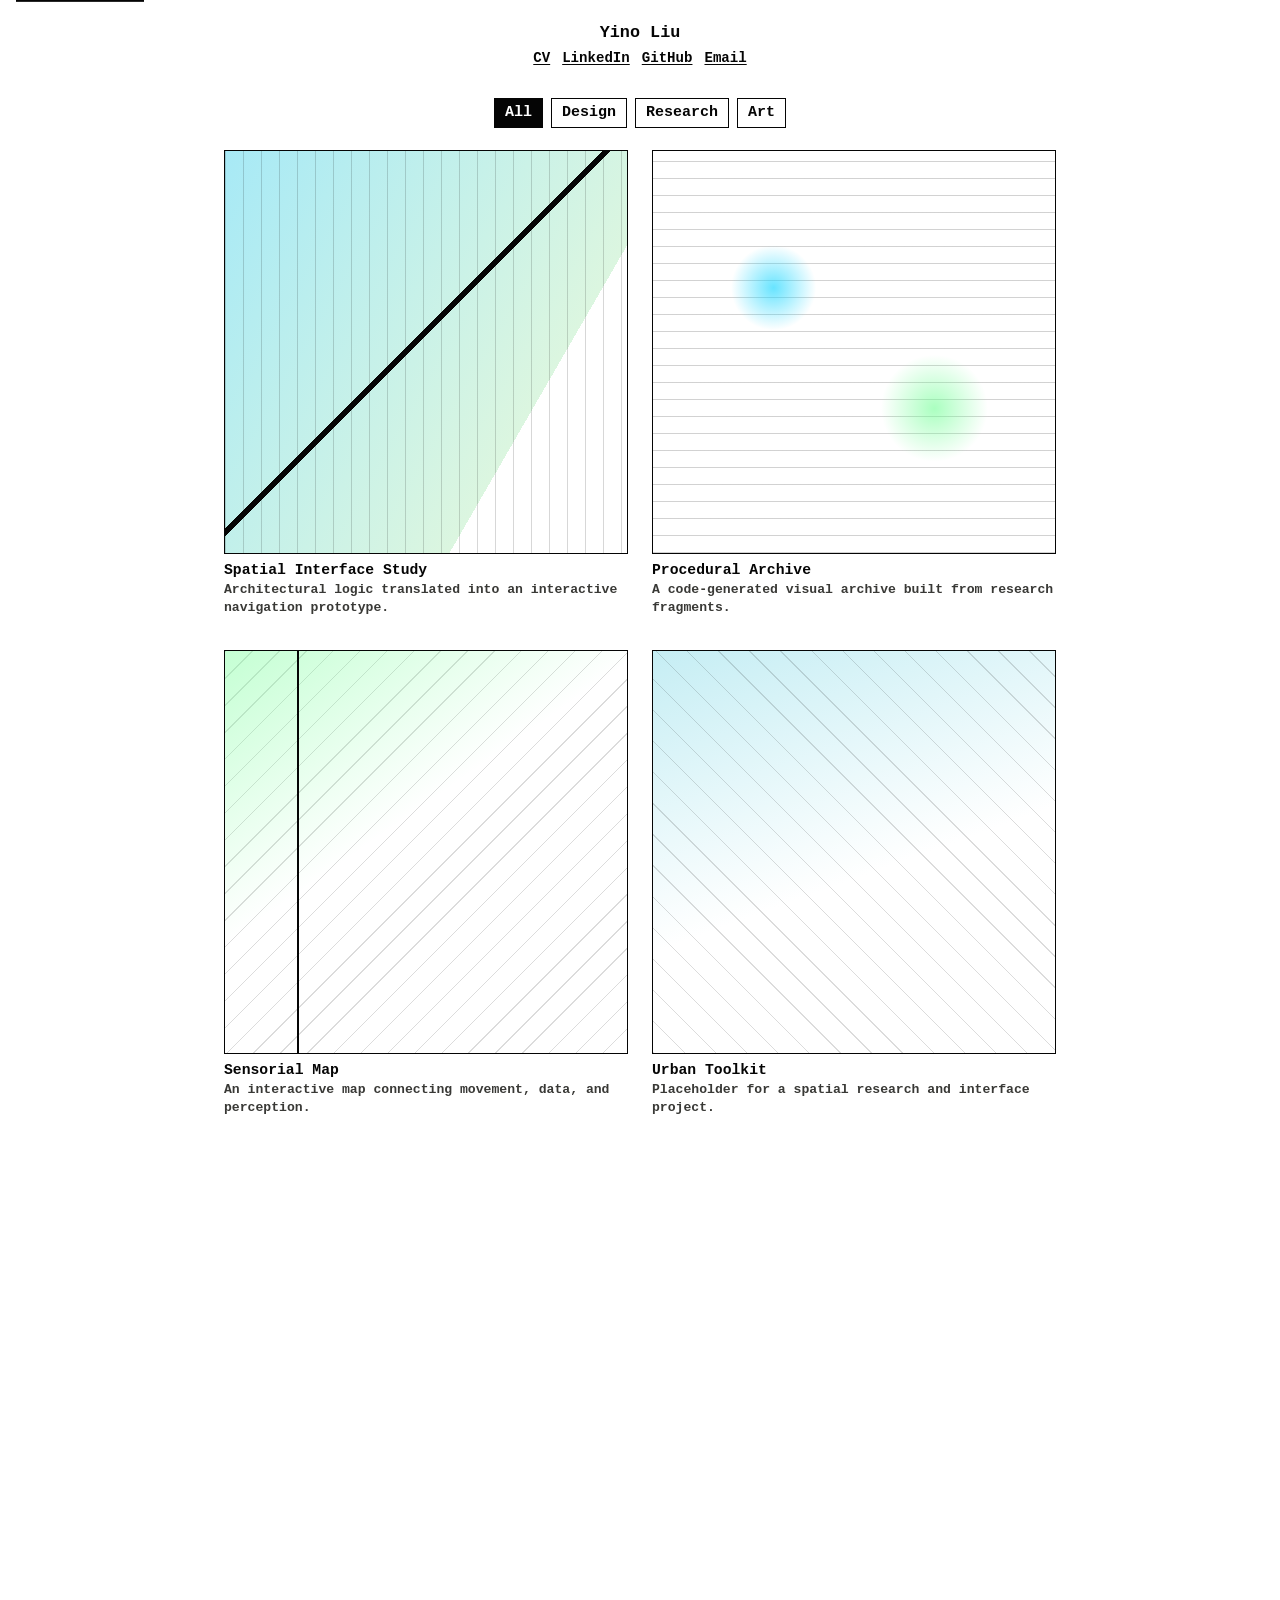
<file: index.html>
<!DOCTYPE html>
<html lang="en">
<head>
  <meta charset="UTF-8" />
  <meta name="viewport" content="width=device-width, initial-scale=1.0" />
  <meta http-equiv="refresh" content="0; url=Portfolio/" />
  <title>Yino Liu Portfolio</title>
</head>
<body>
  <p><a href="Portfolio/">Enter Yino Liu Portfolio</a></p>
</body>
</html>
</file>
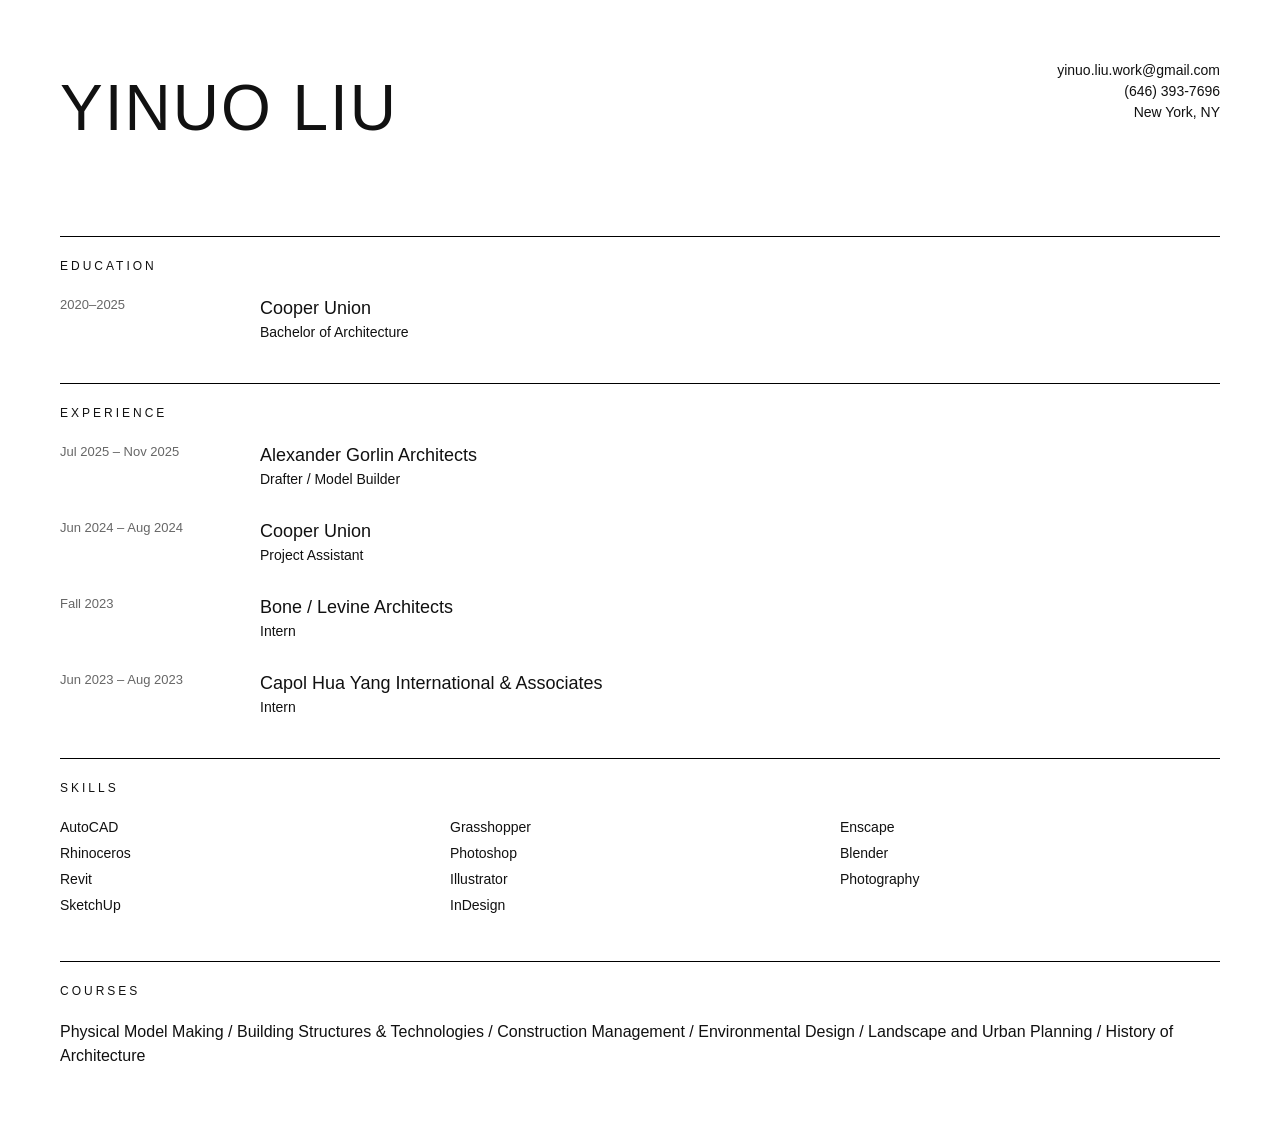
<file: Personal Web/index.html>
<!DOCTYPE html>
<html lang="en">

<head>
<meta charset="UTF-8">
<meta name="viewport" content="width=device-width, initial-scale=1.0">

<title>Yinuo Liu</title>

<style>

*{
    margin:0;
    padding:0;
    box-sizing:border-box;
}

body{
    font-family: Helvetica, Arial, sans-serif;
    color:#111;
    background:white;
    padding:60px;
    line-height:1.5;
}

.container{
    max-width:1200px;
    margin:auto;
}

.header{
    display:flex;
    justify-content:space-between;
    align-items:flex-start;
    margin-bottom:80px;
}

.name{
    font-size:64px;
    font-weight:300;
    letter-spacing:2px;
}

.contact{
    text-align:right;
    font-size:14px;
}

.section{
    border-top:1px solid #000;
    padding-top:20px;
    margin-top:40px;
}

.section-title{
    font-size:12px;
    letter-spacing:3px;
    margin-bottom:20px;
}

.entry{
    display:grid;
    grid-template-columns:200px 1fr;
    margin-bottom:28px;
}

.date{
    font-size:13px;
    color:#666;
}

.content h3{
    font-size:18px;
    font-weight:500;
}

.content p{
    font-size:14px;
}

.skills{
    display:grid;
    grid-template-columns:repeat(3,1fr);
    gap:10px;
    font-size:14px;
}

ul{
    list-style:none;
}

li{
    margin-bottom:5px;
}

</style>
</head>

<body>

<div class="container">

<div class="header">

<div>
    <h1 class="name">YINUO LIU</h1>
</div>

<div class="contact">
    yinuo.liu.work@gmail.com<br>
    (646) 393-7696<br>
    New York, NY
</div>

</div>

<div class="section">

<div class="section-title">EDUCATION</div>

<div class="entry">
    <div class="date">2020–2025</div>

    <div class="content">
        <h3>Cooper Union</h3>
        <p>Bachelor of Architecture</p>
    </div>
</div>

</div>

<div class="section">

<div class="section-title">EXPERIENCE</div>

<div class="entry">
    <div class="date">
        Jul 2025 – Nov 2025
    </div>

    <div class="content">
        <h3>Alexander Gorlin Architects</h3>
        <p>Drafter / Model Builder</p>
    </div>
</div>

<div class="entry">
    <div class="date">
        Jun 2024 – Aug 2024
    </div>

    <div class="content">
        <h3>Cooper Union</h3>
        <p>Project Assistant</p>
    </div>
</div>

<div class="entry">
    <div class="date">
        Fall 2023
    </div>

    <div class="content">
        <h3>Bone / Levine Architects</h3>
        <p>Intern</p>
    </div>
</div>

<div class="entry">
    <div class="date">
        Jun 2023 – Aug 2023
    </div>

    <div class="content">
        <h3>Capol Hua Yang International & Associates</h3>
        <p>Intern</p>
    </div>
</div>

</div>

<div class="section">

<div class="section-title">SKILLS</div>

<div class="skills">

<div>
<ul>
<li>AutoCAD</li>
<li>Rhinoceros</li>
<li>Revit</li>
<li>SketchUp</li>
</ul>
</div>

<div>
<ul>
<li>Grasshopper</li>
<li>Photoshop</li>
<li>Illustrator</li>
<li>InDesign</li>
</ul>
</div>

<div>
<ul>
<li>Enscape</li>
<li>Blender</li>
<li>Photography</li>
</ul>
</div>

</div>

</div>

<div class="section">

<div class="section-title">COURSES</div>

<p>
Physical Model Making /
Building Structures & Technologies /
Construction Management /
Environmental Design /
Landscape and Urban Planning /
History of Architecture
</p>

</div>

</div>

</body>
</html>
</file>
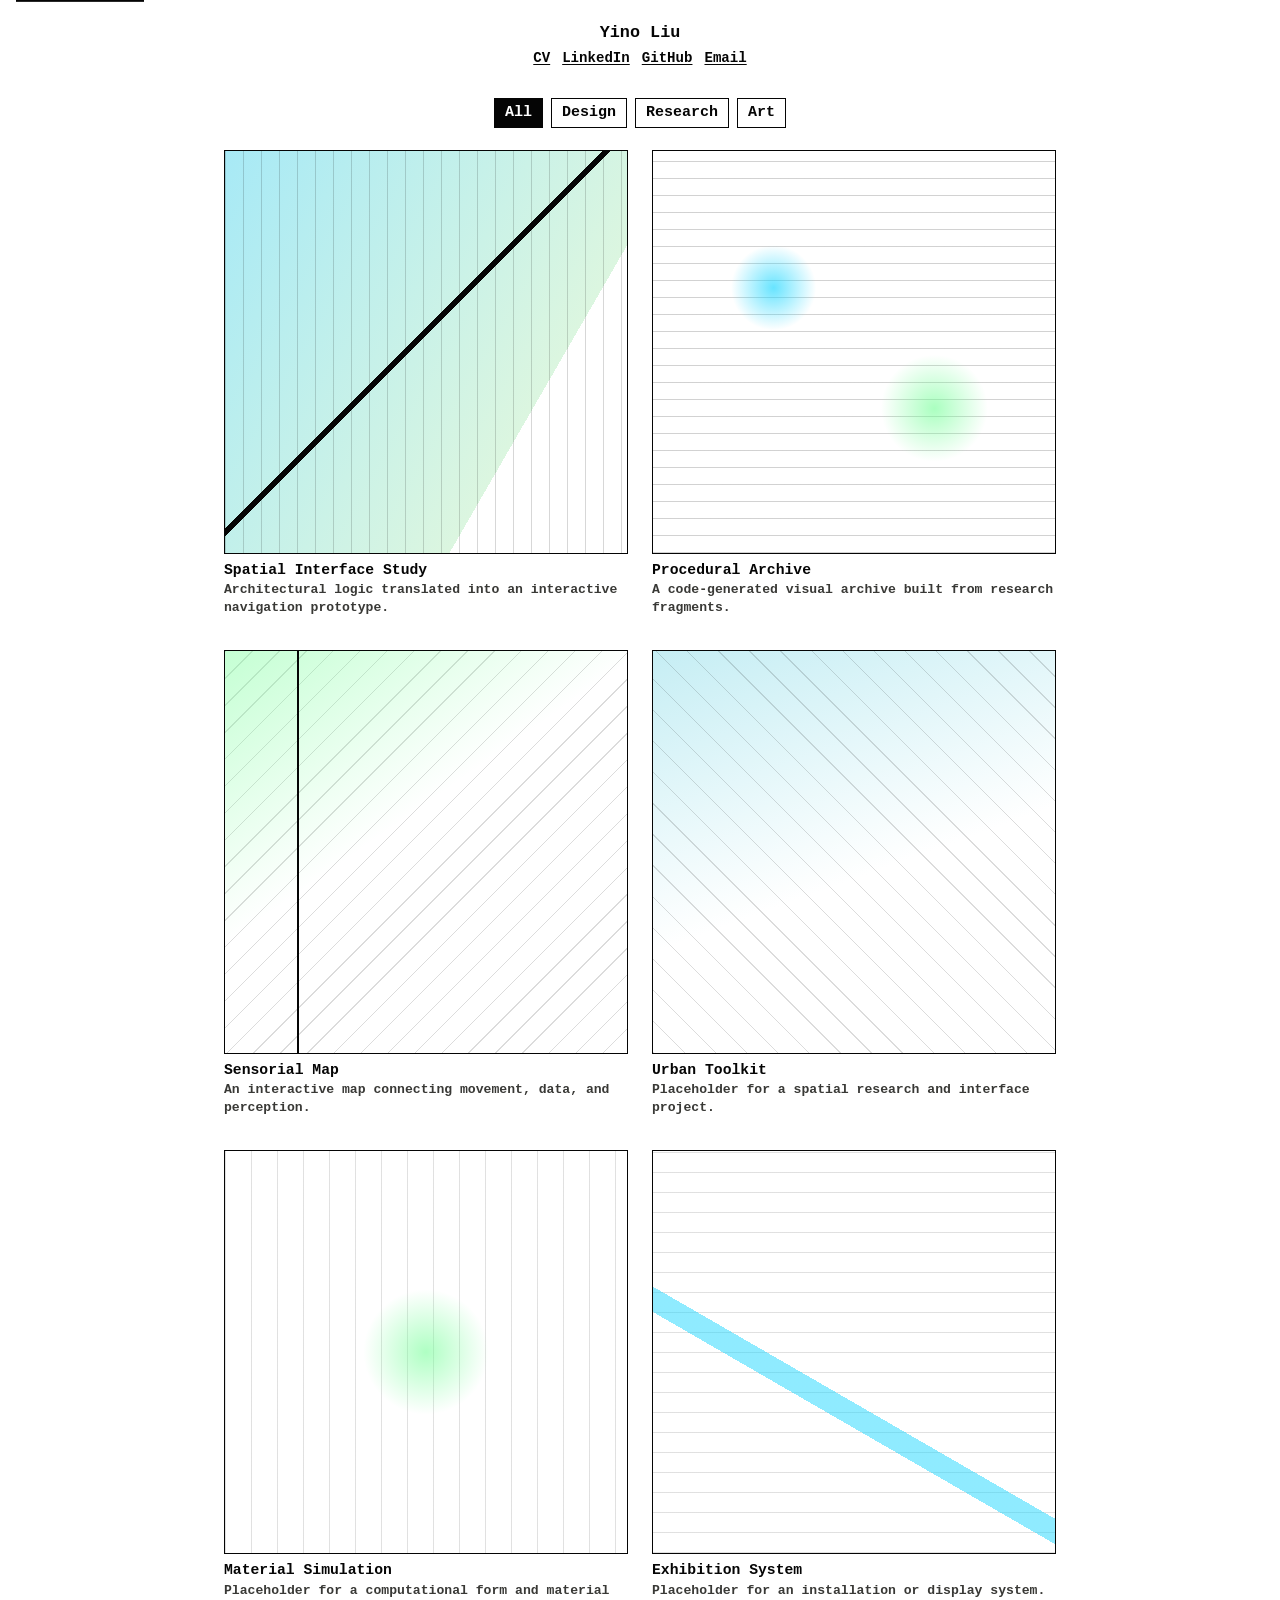
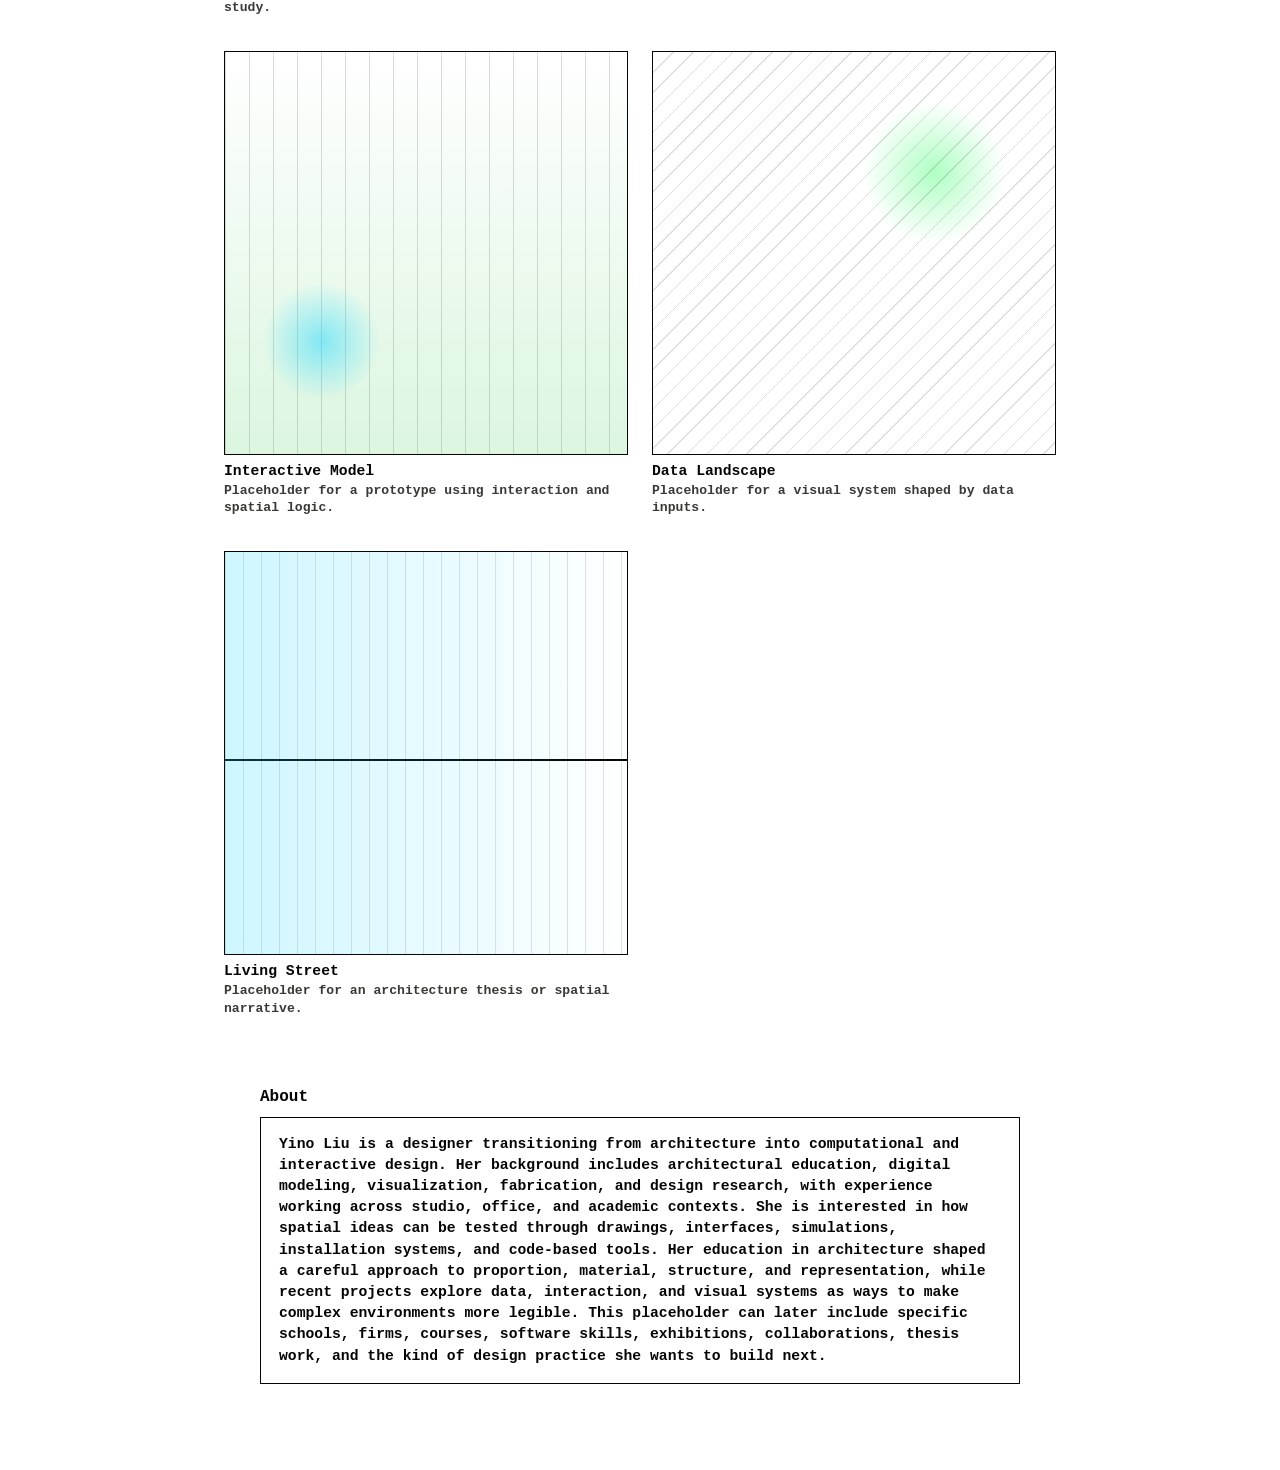
<file: Portfolio/index.html>
﻿<!DOCTYPE html>
<html lang="en">
<head>
  <meta charset="UTF-8" />
  <meta name="viewport" content="width=device-width, initial-scale=1.0" />
  <meta
    name="description"
    content="Portfolio website for Yino Liu, a designer moving from architecture into computational and interactive design."
  />
  <title>Yino Liu | Computational + Interactive Design</title>
  <link rel="stylesheet" href="style/style.css" />
</head>
<body>
  <a class="skip-link" href="#work">Skip to work</a>

  <main>
    <section class="intro section-reveal" aria-labelledby="intro-title">
      <div class="intro-panel" data-fade-on-scroll>
        <!-- EDIT NAME HERE -->
        <h1 id="intro-title">Yino Liu</h1>

        <nav class="social-links" aria-label="Professional links">
          <!-- EDIT LINKS HERE: replace href values with your real CV, LinkedIn, GitHub, and email. -->
          <a href="cv.pdf" aria-label="Open Yino Liu CV">CV</a>
          <a href="https://www.linkedin.com/" target="_blank" rel="noreferrer">LinkedIn</a>
          <a href="https://github.com/" target="_blank" rel="noreferrer">GitHub</a>
          <a href="mailto:yinuo.liu.work@gmail.com">Email</a>
        </nav>
      </div>
    </section>

    <section class="work section-reveal" id="work" aria-label="Selected work">
      <div class="filter-bar" aria-label="Filter projects by category">
        <button class="filter-button is-active" type="button" data-filter="all">All</button>
        <button class="filter-button" type="button" data-filter="design">Design</button>
        <button class="filter-button" type="button" data-filter="research">Research</button>
        <button class="filter-button" type="button" data-filter="art">Art</button>
      </div>

      <div class="work-grid">
        <!-- EDIT PROJECTS HERE: change the href, data-category, title, and subtitle for each project. -->
        <article class="work-item section-reveal" data-category="design">
          <a class="thumbnail-link" href="projects/spatial-interface-study.html" aria-label="Open Spatial Interface Study project">
            <span class="thumbnail thumbnail-one" aria-hidden="true"></span>
          </a>
          <h2>Spatial Interface Study</h2>
          <p class="subtitle">Architectural logic translated into an interactive navigation prototype.</p>
        </article>

        <article class="work-item section-reveal" data-category="research">
          <a class="thumbnail-link" href="projects/procedural-archive.html" aria-label="Open Procedural Archive project">
            <span class="thumbnail thumbnail-two" aria-hidden="true"></span>
          </a>
          <h2>Procedural Archive</h2>
          <p class="subtitle">A code-generated visual archive built from research fragments.</p>
        </article>

        <article class="work-item section-reveal" data-category="art">
          <a class="thumbnail-link" href="projects/sensorial-map.html" aria-label="Open Sensorial Map project">
            <span class="thumbnail thumbnail-three" aria-hidden="true"></span>
          </a>
          <h2>Sensorial Map</h2>
          <p class="subtitle">An interactive map connecting movement, data, and perception.</p>
        </article>

        <article class="work-item section-reveal" data-category="research">
          <a class="thumbnail-link" href="projects/urban-toolkit.html" aria-label="Open Urban Toolkit project">
            <span class="thumbnail thumbnail-four" aria-hidden="true"></span>
          </a>
          <h2>Urban Toolkit</h2>
          <p class="subtitle">Placeholder for a spatial research and interface project.</p>
        </article>

        <article class="work-item section-reveal" data-category="design">
          <a class="thumbnail-link" href="projects/material-simulation.html" aria-label="Open Material Simulation project">
            <span class="thumbnail thumbnail-five" aria-hidden="true"></span>
          </a>
          <h2>Material Simulation</h2>
          <p class="subtitle">Placeholder for a computational form and material study.</p>
        </article>

        <article class="work-item section-reveal" data-category="art">
          <a class="thumbnail-link" href="projects/exhibition-system.html" aria-label="Open Exhibition System project">
            <span class="thumbnail thumbnail-six" aria-hidden="true"></span>
          </a>
          <h2>Exhibition System</h2>
          <p class="subtitle">Placeholder for an installation or display system.</p>
        </article>

        <article class="work-item section-reveal" data-category="design">
          <a class="thumbnail-link" href="projects/interactive-model.html" aria-label="Open Interactive Model project">
            <span class="thumbnail thumbnail-seven" aria-hidden="true"></span>
          </a>
          <h2>Interactive Model</h2>
          <p class="subtitle">Placeholder for a prototype using interaction and spatial logic.</p>
        </article>

        <article class="work-item section-reveal" data-category="research">
          <a class="thumbnail-link" href="projects/data-landscape.html" aria-label="Open Data Landscape project">
            <span class="thumbnail thumbnail-eight" aria-hidden="true"></span>
          </a>
          <h2>Data Landscape</h2>
          <p class="subtitle">Placeholder for a visual system shaped by data inputs.</p>
        </article>

        <article class="work-item section-reveal" data-category="design">
          <a class="thumbnail-link" href="projects/living-street.html" aria-label="Open Living Street project">
            <span class="thumbnail thumbnail-nine" aria-hidden="true"></span>
          </a>
          <h2>Living Street</h2>
          <p class="subtitle">Placeholder for an architecture thesis or spatial narrative.</p>
        </article>
      </div>
    </section>

    <section class="about section-reveal" id="about" aria-labelledby="about-title">
      <h2 id="about-title">About</h2>
      <div class="about-box">
        <!-- EDIT ABOUT TEXT HERE: replace this placeholder with your real biography. -->
        <p>
          Yino Liu is a designer transitioning from architecture into computational and interactive design. Her background includes architectural education, digital modeling, visualization, fabrication, and design research, with experience working across studio, office, and academic contexts. She is interested in how spatial ideas can be tested through drawings, interfaces, simulations, installation systems, and code-based tools. Her education in architecture shaped a careful approach to proportion, material, structure, and representation, while recent projects explore data, interaction, and visual systems as ways to make complex environments more legible. This placeholder can later include specific schools, firms, courses, software skills, exhibitions, collaborations, thesis work, and the kind of design practice she wants to build next.
        </p>
      </div>
    </section>
  </main>

  <script src="js/main.js"></script>
</body>
</html>
</file>
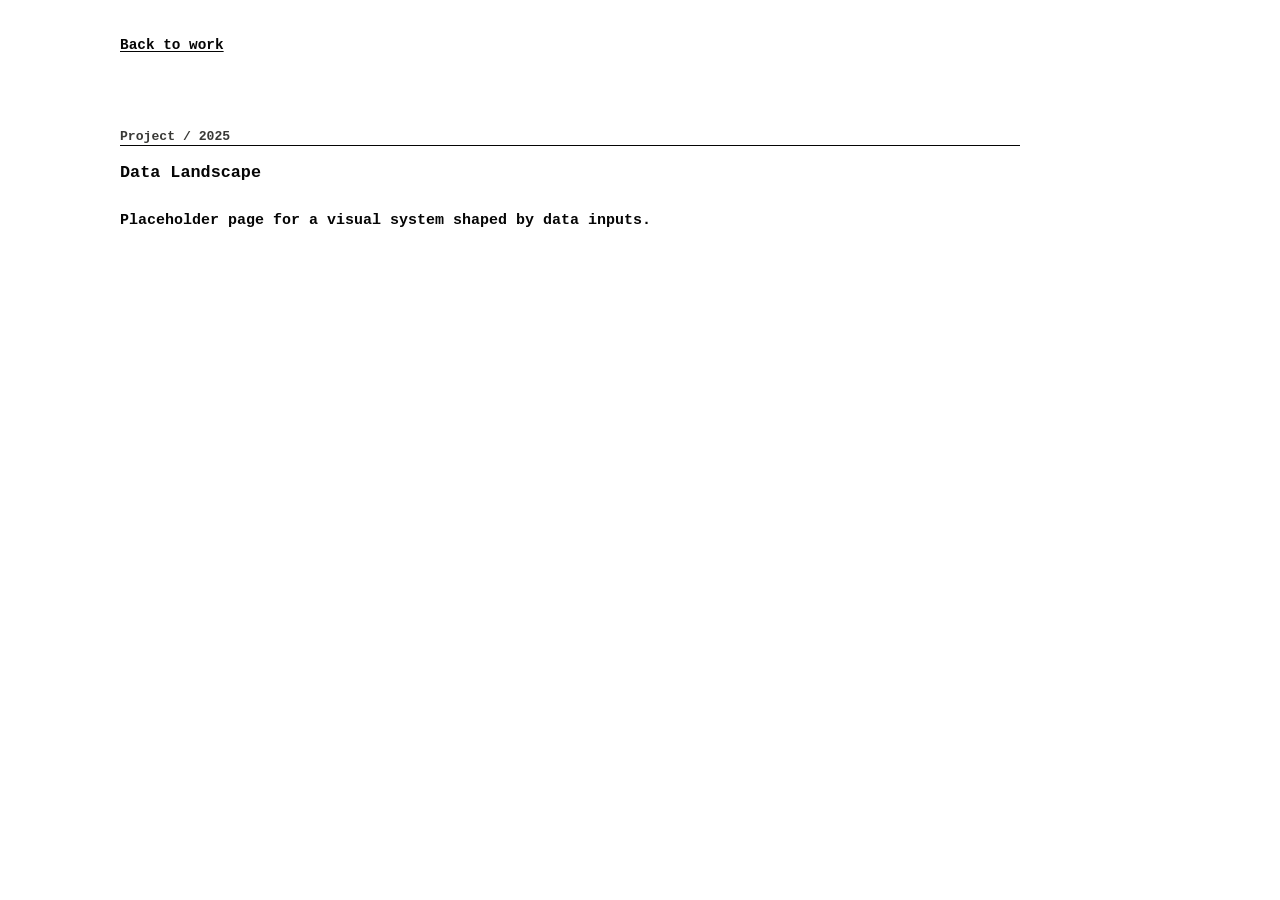
<file: Portfolio/projects/data-landscape.html>
﻿<!DOCTYPE html>
<html lang="en">
<head>
  <meta charset="UTF-8" />
  <meta name="viewport" content="width=device-width, initial-scale=1.0" />
  <title>Data Landscape | Yino Liu</title>
  <link rel="stylesheet" href="../style/style.css" />
</head>
<body>
  <main class="project-page section-reveal">
    <a class="back-link" href="../index.html">Back to work</a>
    <p class="subtitle">Project / 2025</p>
    <h1>Data Landscape</h1>
    <p class="bio">Placeholder page for a visual system shaped by data inputs.</p>
  </main>
  <script src="../js/main.js"></script>
</body>
</html>
</file>
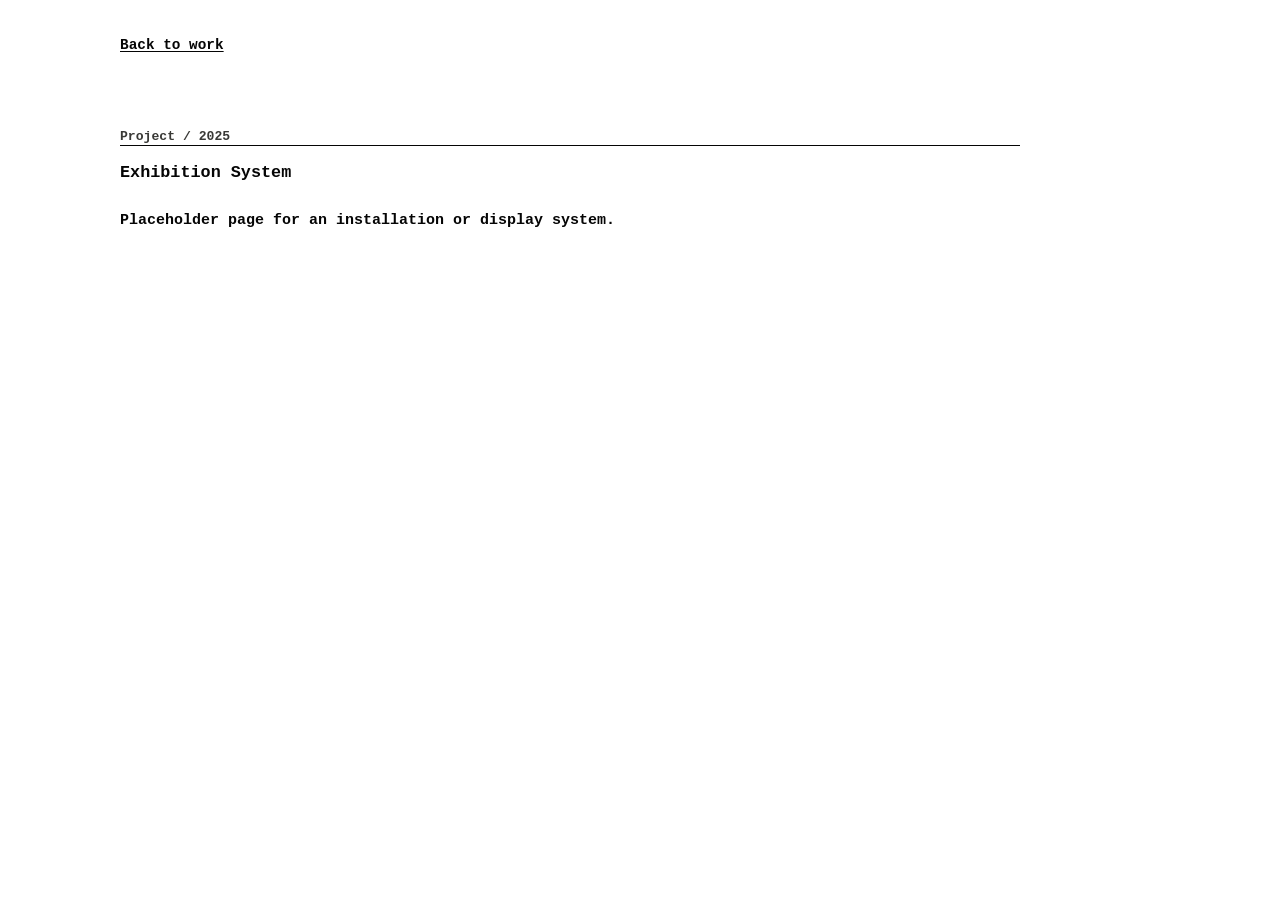
<file: Portfolio/projects/exhibition-system.html>
﻿<!DOCTYPE html>
<html lang="en">
<head>
  <meta charset="UTF-8" />
  <meta name="viewport" content="width=device-width, initial-scale=1.0" />
  <title>Exhibition System | Yino Liu</title>
  <link rel="stylesheet" href="../style/style.css" />
</head>
<body>
  <main class="project-page section-reveal">
    <a class="back-link" href="../index.html">Back to work</a>
    <p class="subtitle">Project / 2025</p>
    <h1>Exhibition System</h1>
    <p class="bio">Placeholder page for an installation or display system.</p>
  </main>
  <script src="../js/main.js"></script>
</body>
</html>
</file>
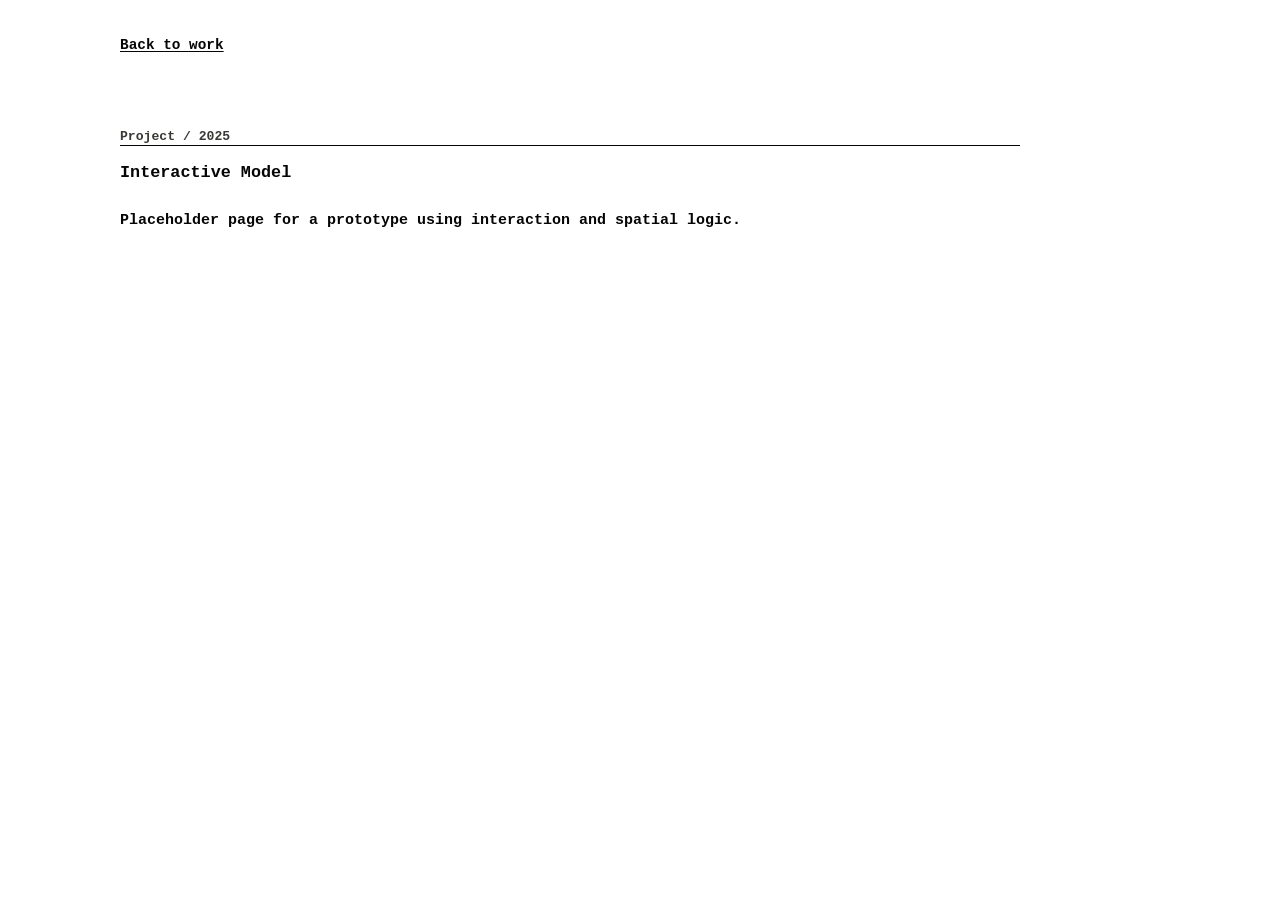
<file: Portfolio/projects/interactive-model.html>
﻿<!DOCTYPE html>
<html lang="en">
<head>
  <meta charset="UTF-8" />
  <meta name="viewport" content="width=device-width, initial-scale=1.0" />
  <title>Interactive Model | Yino Liu</title>
  <link rel="stylesheet" href="../style/style.css" />
</head>
<body>
  <main class="project-page section-reveal">
    <a class="back-link" href="../index.html">Back to work</a>
    <p class="subtitle">Project / 2025</p>
    <h1>Interactive Model</h1>
    <p class="bio">Placeholder page for a prototype using interaction and spatial logic.</p>
  </main>
  <script src="../js/main.js"></script>
</body>
</html>
</file>
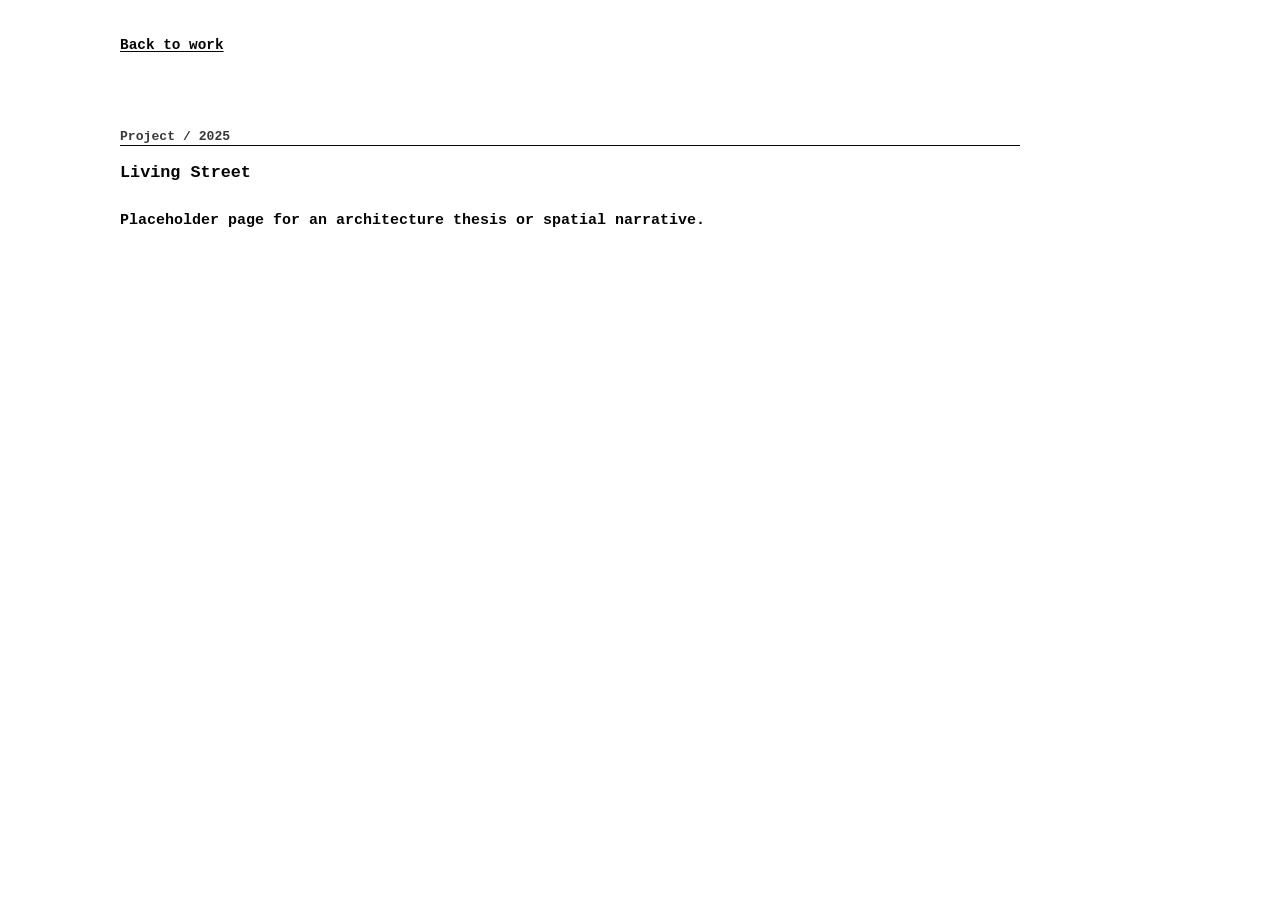
<file: Portfolio/projects/living-street.html>
﻿<!DOCTYPE html>
<html lang="en">
<head>
  <meta charset="UTF-8" />
  <meta name="viewport" content="width=device-width, initial-scale=1.0" />
  <title>Living Street | Yino Liu</title>
  <link rel="stylesheet" href="../style/style.css" />
</head>
<body>
  <main class="project-page section-reveal">
    <a class="back-link" href="../index.html">Back to work</a>
    <p class="subtitle">Project / 2025</p>
    <h1>Living Street</h1>
    <p class="bio">Placeholder page for an architecture thesis or spatial narrative.</p>
  </main>
  <script src="../js/main.js"></script>
</body>
</html>
</file>
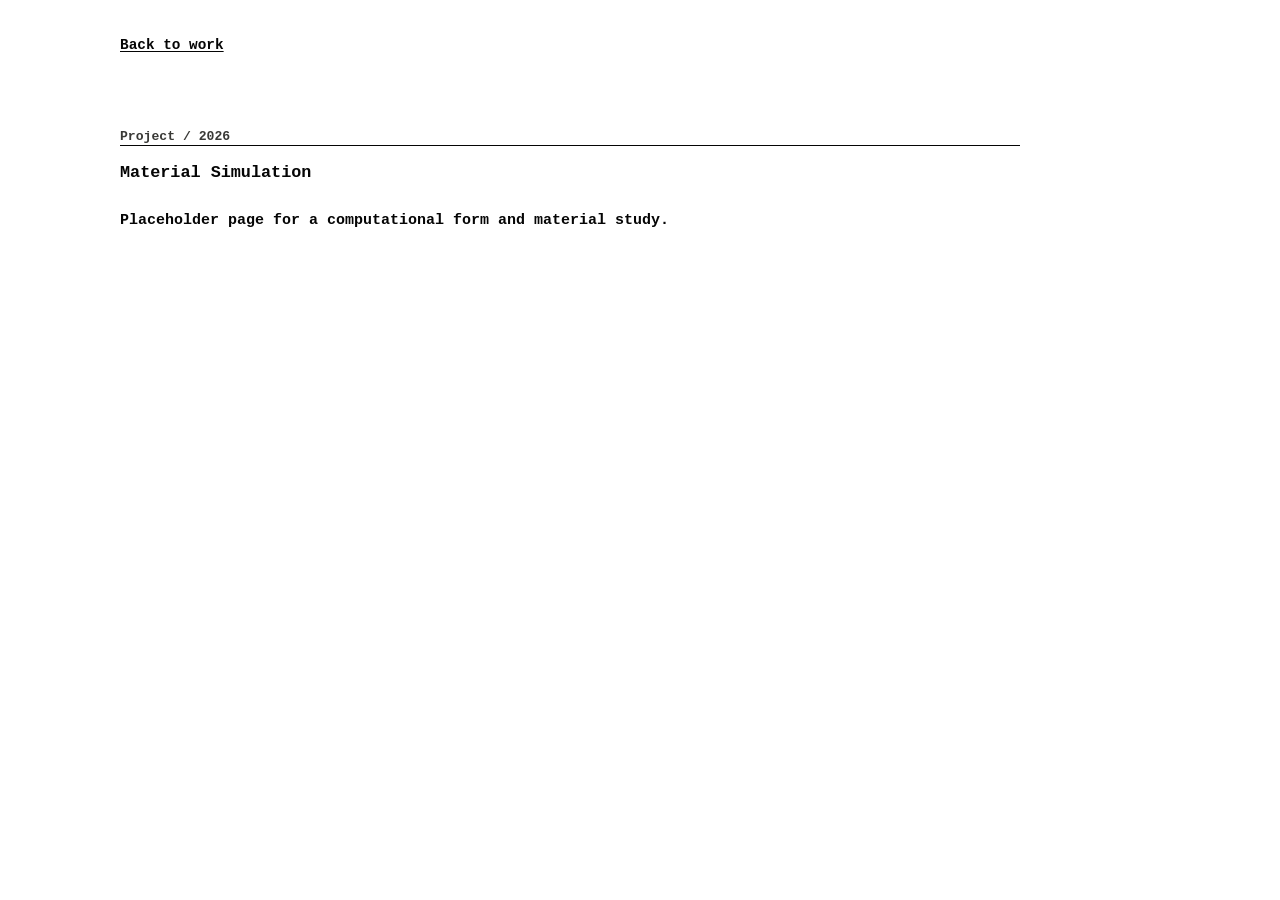
<file: Portfolio/projects/material-simulation.html>
﻿<!DOCTYPE html>
<html lang="en">
<head>
  <meta charset="UTF-8" />
  <meta name="viewport" content="width=device-width, initial-scale=1.0" />
  <title>Material Simulation | Yino Liu</title>
  <link rel="stylesheet" href="../style/style.css" />
</head>
<body>
  <main class="project-page section-reveal">
    <a class="back-link" href="../index.html">Back to work</a>
    <p class="subtitle">Project / 2026</p>
    <h1>Material Simulation</h1>
    <p class="bio">Placeholder page for a computational form and material study.</p>
  </main>
  <script src="../js/main.js"></script>
</body>
</html>
</file>
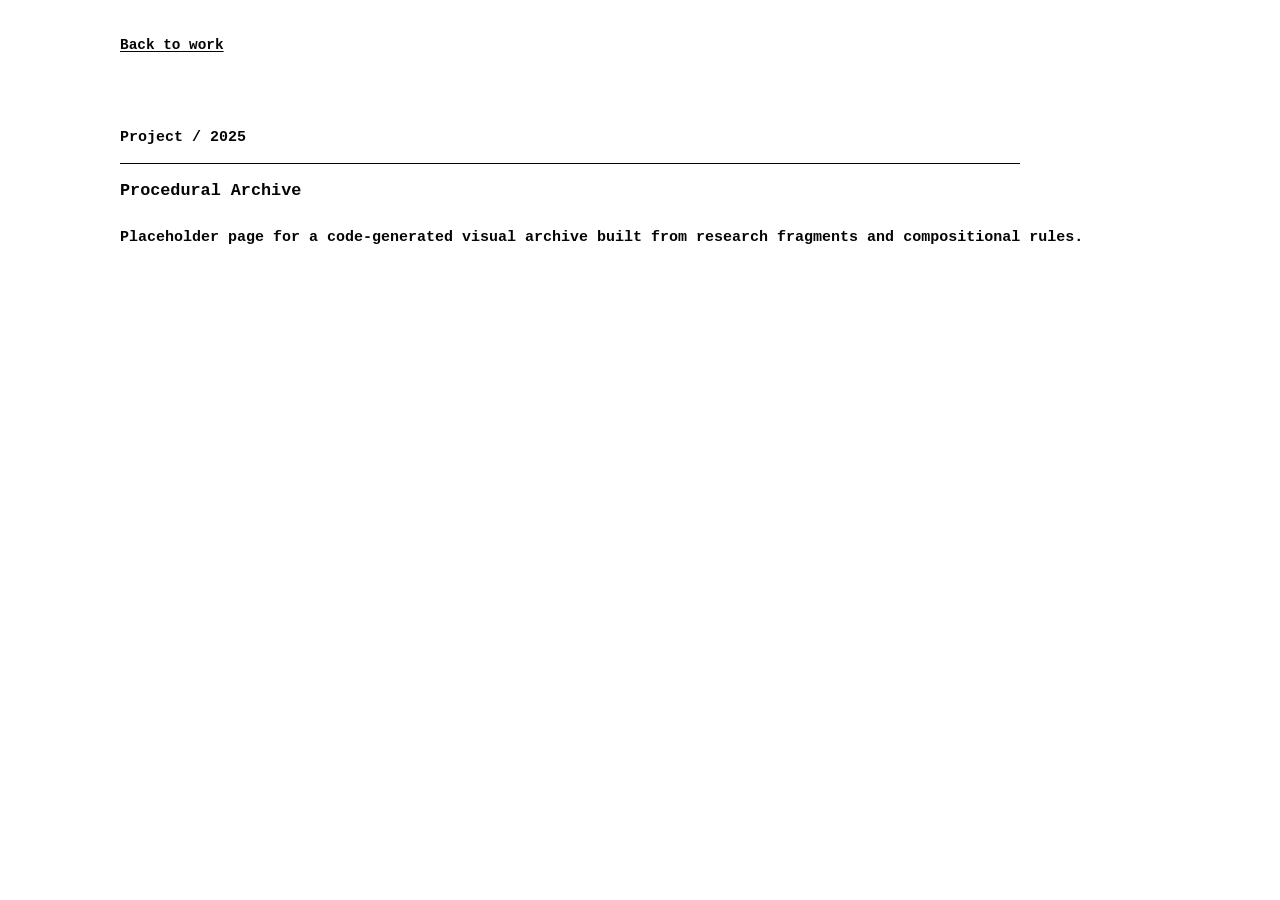
<file: Portfolio/projects/procedural-archive.html>
﻿<!DOCTYPE html>
<html lang="en">
<head>
  <meta charset="UTF-8" />
  <meta name="viewport" content="width=device-width, initial-scale=1.0" />
  <title>Procedural Archive | Yino Liu</title>
  <link rel="preconnect" href="https://fonts.googleapis.com" />
  <link rel="preconnect" href="https://fonts.gstatic.com" crossorigin />
  <link href="https://fonts.googleapis.com/css2?family=Space+Mono:wght@400;700&display=swap" rel="stylesheet" />
  <link rel="stylesheet" href="../style/style.css" />
</head>
<body>
  <main class="project-page section-reveal">
    <a class="back-link" href="../index.html">Back to work</a>
    <p class="section-label">Project / 2025</p>
    <h1>Procedural Archive</h1>
    <p class="bio">Placeholder page for a code-generated visual archive built from research fragments and compositional rules.</p>
  </main>
  <script src="../js/main.js"></script>
</body>
</html>
</file>
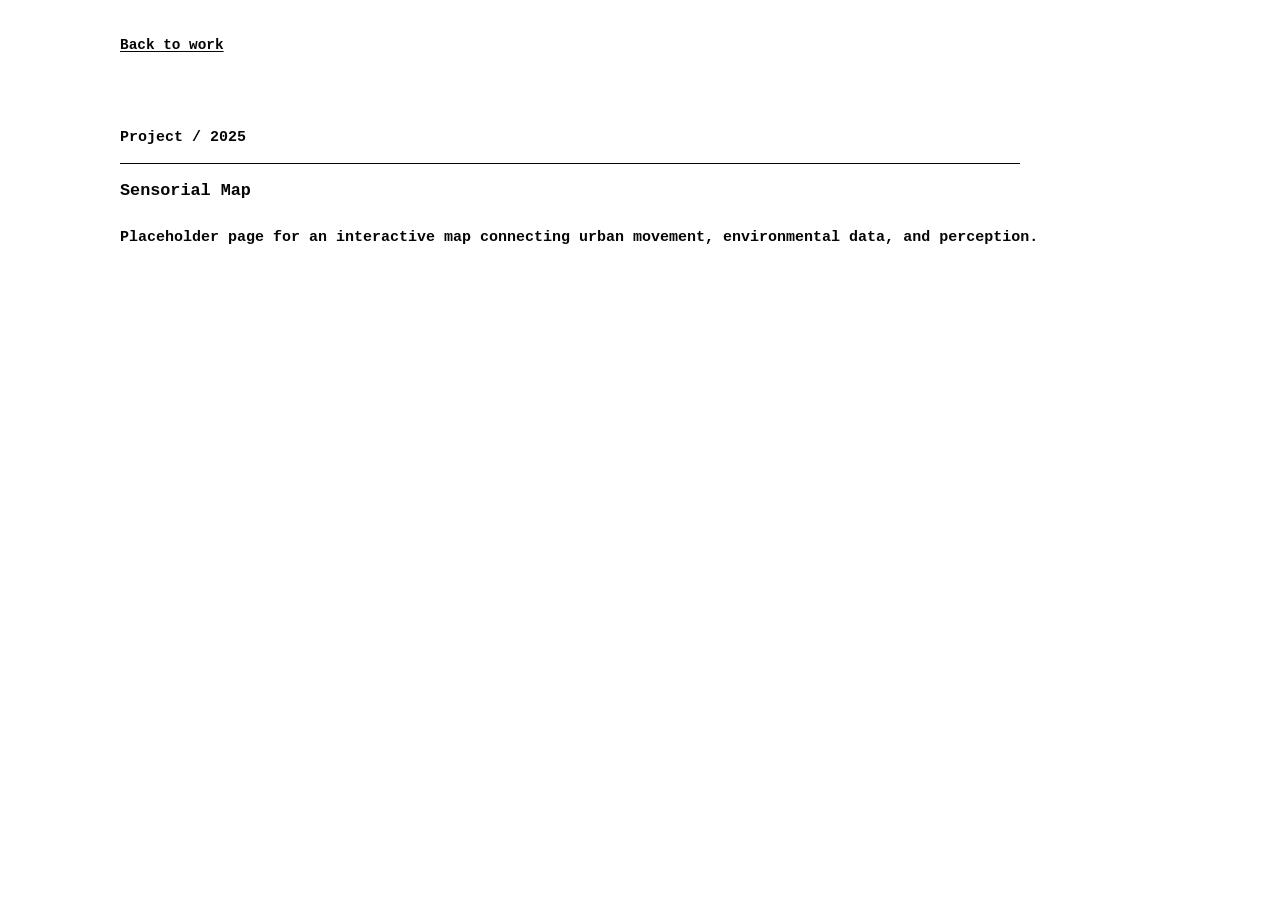
<file: Portfolio/projects/sensorial-map.html>
﻿<!DOCTYPE html>
<html lang="en">
<head>
  <meta charset="UTF-8" />
  <meta name="viewport" content="width=device-width, initial-scale=1.0" />
  <title>Sensorial Map | Yino Liu</title>
  <link rel="preconnect" href="https://fonts.googleapis.com" />
  <link rel="preconnect" href="https://fonts.gstatic.com" crossorigin />
  <link href="https://fonts.googleapis.com/css2?family=Space+Mono:wght@400;700&display=swap" rel="stylesheet" />
  <link rel="stylesheet" href="../style/style.css" />
</head>
<body>
  <main class="project-page section-reveal">
    <a class="back-link" href="../index.html">Back to work</a>
    <p class="section-label">Project / 2025</p>
    <h1>Sensorial Map</h1>
    <p class="bio">Placeholder page for an interactive map connecting urban movement, environmental data, and perception.</p>
  </main>
  <script src="../js/main.js"></script>
</body>
</html>
</file>
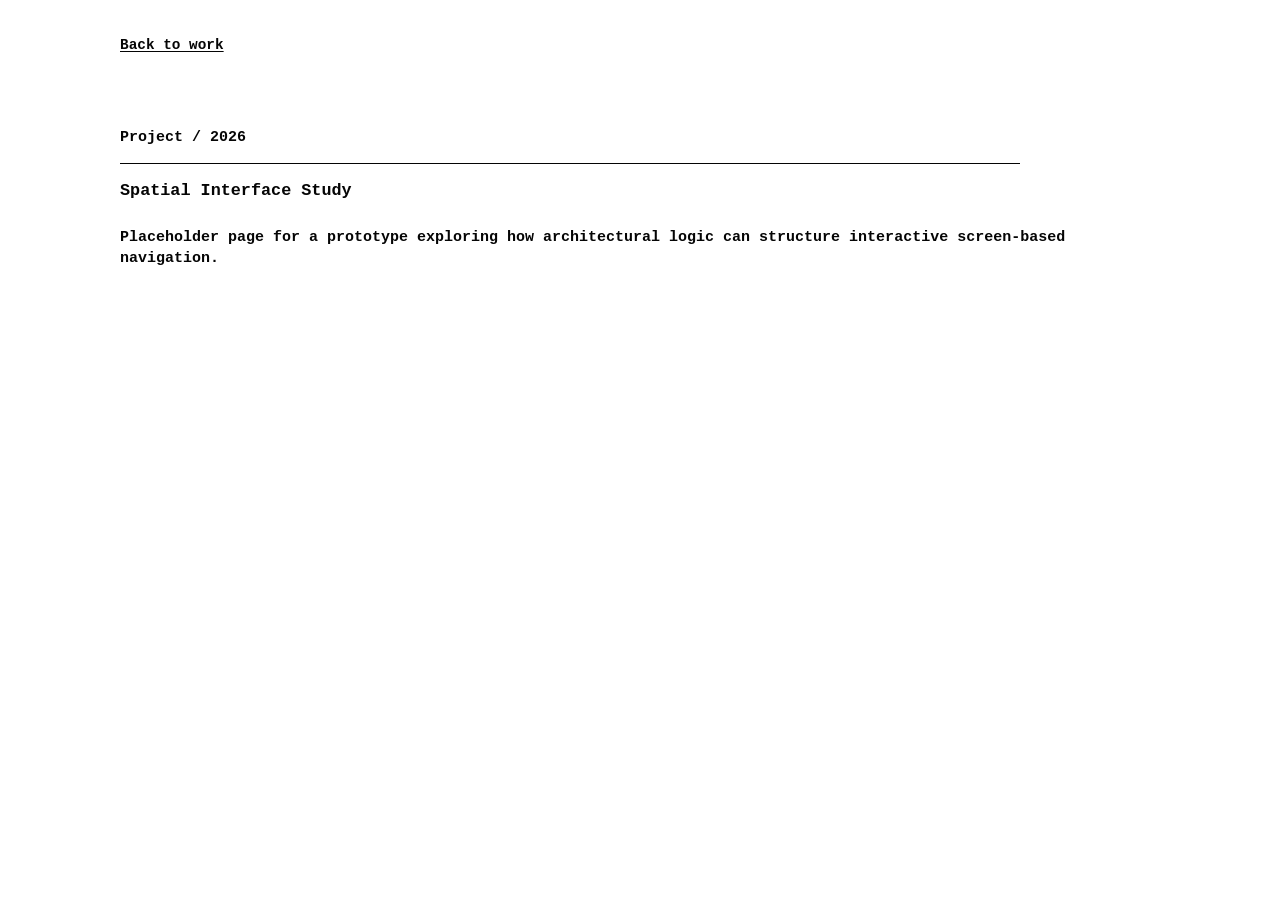
<file: Portfolio/projects/spatial-interface-study.html>
﻿<!DOCTYPE html>
<html lang="en">
<head>
  <meta charset="UTF-8" />
  <meta name="viewport" content="width=device-width, initial-scale=1.0" />
  <title>Spatial Interface Study | Yino Liu</title>
  <link rel="preconnect" href="https://fonts.googleapis.com" />
  <link rel="preconnect" href="https://fonts.gstatic.com" crossorigin />
  <link href="https://fonts.googleapis.com/css2?family=Space+Mono:wght@400;700&display=swap" rel="stylesheet" />
  <link rel="stylesheet" href="../style/style.css" />
</head>
<body>
  <main class="project-page section-reveal">
    <a class="back-link" href="../index.html">Back to work</a>
    <p class="section-label">Project / 2026</p>
    <h1>Spatial Interface Study</h1>
    <p class="bio">Placeholder page for a prototype exploring how architectural logic can structure interactive screen-based navigation.</p>
  </main>
  <script src="../js/main.js"></script>
</body>
</html>
</file>
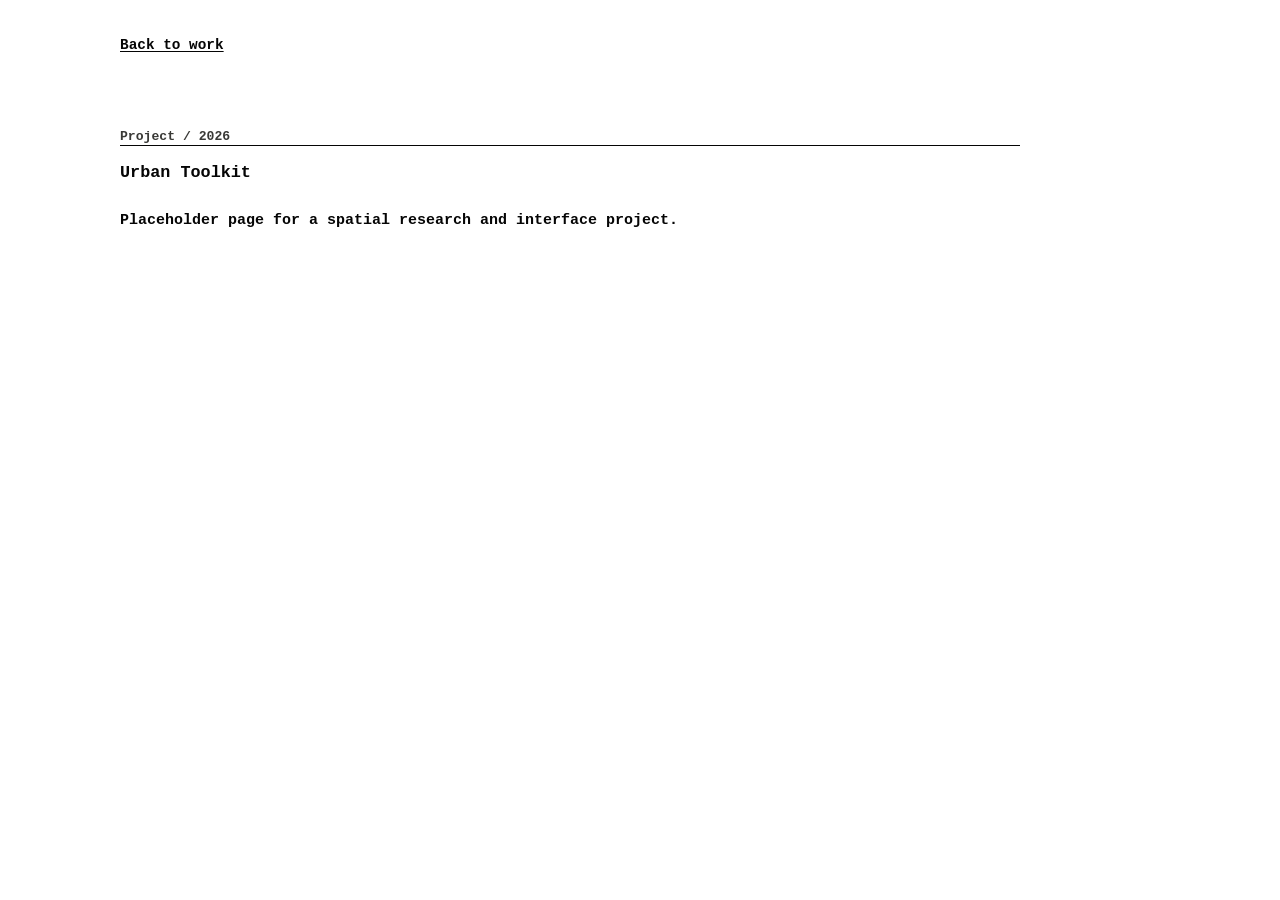
<file: Portfolio/projects/urban-toolkit.html>
﻿<!DOCTYPE html>
<html lang="en">
<head>
  <meta charset="UTF-8" />
  <meta name="viewport" content="width=device-width, initial-scale=1.0" />
  <title>Urban Toolkit | Yino Liu</title>
  <link rel="stylesheet" href="../style/style.css" />
</head>
<body>
  <main class="project-page section-reveal">
    <a class="back-link" href="../index.html">Back to work</a>
    <p class="subtitle">Project / 2026</p>
    <h1>Urban Toolkit</h1>
    <p class="bio">Placeholder page for a spatial research and interface project.</p>
  </main>
  <script src="../js/main.js"></script>
</body>
</html>
</file>
<file: Portfolio/style/style.css>
﻿:root {
  --black: #050505;
  --white: #ffffff;
  --soft: #f4f4f1;
  --muted: #393936;
  --line: #050505;
  --cyan: #20d7ff;
  --green: #6dff92;
  --max-width: 1040px;
  --mono: "Courier New", Courier, monospace;
}

* {
  box-sizing: border-box;
}

html {
  scroll-behavior: smooth;
}

body {
  min-height: 100vh;
  margin: 0;
  color: var(--black);
  font-family: var(--mono);
  font-size: 15px;
  font-weight: 600;
  line-height: 1.36;
  background: var(--white);
}

button,
a {
  color: inherit;
  font: inherit;
}

main {
  width: min(var(--max-width), calc(100% - 48px));
  margin: 0 auto;
}

.skip-link {
  position: fixed;
  top: 16px;
  left: 16px;
  z-index: 10;
  padding: 7px 10px;
  color: var(--white);
  background: var(--black);
  transform: translateY(-140%);
  transition: transform 180ms ease;
}

.skip-link:focus {
  transform: translateY(0);
}

.intro {
  min-height: 0;
  display: grid;
  place-items: start center;
  padding: 24px 0 14px;
  text-align: center;
}

.intro-panel {
  width: min(720px, 100%);
  transition: opacity 180ms linear, transform 180ms linear;
  will-change: opacity, transform;
}

h1,
h2,
p {
  margin-top: 0;
}

h1 {
  margin-bottom: 7px;
  font-size: 1.05rem;
  font-weight: 600;
  line-height: 1.1;
}

.social-links {
  display: flex;
  justify-content: center;
  gap: 12px;
  flex-wrap: wrap;
  margin-bottom: 0;
}

.social-links a {
  padding-bottom: 1px;
  font-size: 0.88rem;
  text-decoration: underline;
  text-underline-offset: 2px;
  border-bottom: 0;
  transition: color 180ms ease;
}

.social-links a:hover,
.social-links a:focus-visible {
  color: #008864;
  outline: none;
}

.work {
  padding: 14px 0 62px;
}

.filter-bar {
  display: flex;
  justify-content: center;
  gap: 8px;
  flex-wrap: wrap;
  margin-bottom: 22px;
  padding-top: 0;
  border-top: 0;
}

.filter-button {
  appearance: none;
  padding: 4px 10px;
  color: var(--black);
  background: var(--white);
  border: 1px solid var(--black);
  cursor: pointer;
  transition: color 180ms ease, background 180ms ease, transform 180ms ease;
}

.filter-button:hover,
.filter-button:focus-visible,
.filter-button.is-active {
  color: var(--white);
  background: var(--black);
  outline: none;
}

.filter-button:active {
  transform: translateY(1px);
}

.work-grid {
  display: grid;
  grid-template-columns: repeat(2, minmax(0, 1fr));
  gap: 34px 24px;
  width: 80%;
  margin: 0 auto;
}

.work-item {
  min-width: 0;
}

.work-item.is-hidden {
  display: none;
}

.thumbnail-link {
  display: block;
  text-decoration: none;
}

.thumbnail-link:focus-visible {
  outline: 2px solid var(--black);
  outline-offset: 4px;
}

.thumbnail {
  position: relative;
  display: block;
  aspect-ratio: 1 / 1;
  overflow: hidden;
  border: 1px solid var(--black);
  background: var(--soft);
  transition: transform 220ms ease, filter 220ms ease;
}

.thumbnail::before,
.thumbnail::after {
  content: "";
  position: absolute;
  inset: 0;
}

.thumbnail-link:hover .thumbnail,
.thumbnail-link:focus-visible .thumbnail {
  filter: contrast(1.12);
  transform: translateY(-4px);
}

.thumbnail-one::before {
  background: linear-gradient(135deg, transparent 0 47%, var(--black) 47% 48%, transparent 48%), repeating-linear-gradient(90deg, rgba(5, 5, 5, 0.16) 0 1px, transparent 1px 18px), linear-gradient(120deg, rgba(32, 215, 255, 0.36), rgba(109, 255, 146, 0.18) 72%, #fff 72%);
}

.thumbnail-two::before {
  background: radial-gradient(circle at 30% 34%, rgba(32, 215, 255, 0.68), transparent 11%), radial-gradient(circle at 70% 64%, rgba(109, 255, 146, 0.58), transparent 14%), repeating-linear-gradient(0deg, rgba(5, 5, 5, 0.18) 0 1px, transparent 1px 17px), #fff;
}

.thumbnail-three::before {
  background: linear-gradient(90deg, transparent 18%, var(--black) 18% 18.4%, transparent 18.4%), linear-gradient(145deg, rgba(109, 255, 146, 0.4), transparent 43%), repeating-linear-gradient(135deg, rgba(5, 5, 5, 0.14) 0 1px, transparent 1px 19px), #fff;
}

.thumbnail-four::before {
  background: repeating-linear-gradient(45deg, rgba(5, 5, 5, 0.14) 0 1px, transparent 1px 22px), linear-gradient(160deg, rgba(32, 215, 255, 0.22), #fff 55%);
}

.thumbnail-five::before {
  background: radial-gradient(circle at 50% 50%, rgba(109, 255, 146, 0.55), transparent 22%), repeating-linear-gradient(90deg, rgba(5, 5, 5, 0.12) 0 1px, transparent 1px 26px), #fff;
}

.thumbnail-six::before {
  background: linear-gradient(30deg, transparent 38%, rgba(32, 215, 255, 0.5) 38% 42%, transparent 42%), repeating-linear-gradient(0deg, rgba(5, 5, 5, 0.12) 0 1px, transparent 1px 20px), #fff;
}

.thumbnail-seven::before {
  background: radial-gradient(circle at 24% 72%, rgba(32, 215, 255, 0.5), transparent 14%), linear-gradient(90deg, rgba(5, 5, 5, 0.14) 1px, transparent 1px), linear-gradient(#fff, rgba(109, 255, 146, 0.18));
  background-size: auto, 24px 24px, auto;
}

.thumbnail-eight::before {
  background: repeating-linear-gradient(135deg, rgba(5, 5, 5, 0.13) 0 1px, transparent 1px 14px), radial-gradient(circle at 70% 30%, rgba(109, 255, 146, 0.55), transparent 18%), #fff;
}

.thumbnail-nine::before {
  background: linear-gradient(90deg, rgba(32, 215, 255, 0.22), transparent), linear-gradient(0deg, transparent 48%, var(--black) 48% 48.4%, transparent 48.4%), repeating-linear-gradient(90deg, rgba(5, 5, 5, 0.12) 0 1px, transparent 1px 18px), #fff;
}

.work-item h2 {
  margin: 8px 0 2px;
  font-size: 0.92rem;
  font-weight: 600;
  line-height: 1.16;
}

.subtitle {
  margin: 0;
  color: var(--muted);
  font-size: 0.82rem;
  font-weight: 600;
  line-height: 1.34;
}

.about {
  width: min(760px, 100%);
  margin: 0 auto;
  padding: 10px 0 86px;
}

.about h2 {
  margin-bottom: 10px;
  font-size: 1rem;
  font-weight: 600;
  line-height: 1.1;
}

.about-box {
  padding: 16px 18px;
  border: 1px solid var(--black);
}

.about-box p {
  margin-bottom: 0;
  font-size: 0.92rem;
  font-weight: 600;
  line-height: 1.44;
}

.section-reveal {
  opacity: 0;
  transform: translateY(14px);
  transition: opacity 620ms ease, transform 620ms ease;
}

.section-reveal.is-visible {
  opacity: 1;
  transform: translateY(0);
}

.project-page {
  min-height: 100vh;
  padding: 36px 0;
}

.project-page h1 {
  max-width: 900px;
  margin-bottom: 28px;
  padding-top: 18px;
  border-top: 1px solid var(--black);
}

.back-link {
  display: inline-block;
  margin-bottom: 72px;
  font-size: 0.9rem;
  text-decoration: underline;
  text-underline-offset: 2px;
  border-bottom: 0;
}

.back-link:hover,
.back-link:focus-visible {
  color: #008864;
  outline: none;
}

@media (prefers-reduced-motion: reduce) {
  html {
    scroll-behavior: auto;
  }

  *,
  *::before,
  *::after {
    transition-duration: 0.01ms !important;
    animation-duration: 0.01ms !important;
    animation-iteration-count: 1 !important;
  }

  .section-reveal {
    opacity: 1;
    transform: none;
  }
}

@media (max-width: 760px) {
  main {
    width: min(100% - 28px, var(--max-width));
  }

  .intro {
    padding: 22px 0 14px;
  }

  .work-grid {
    grid-template-columns: 1fr;
    width: min(420px, 100%);
    gap: 34px;
  }
}
</file>
